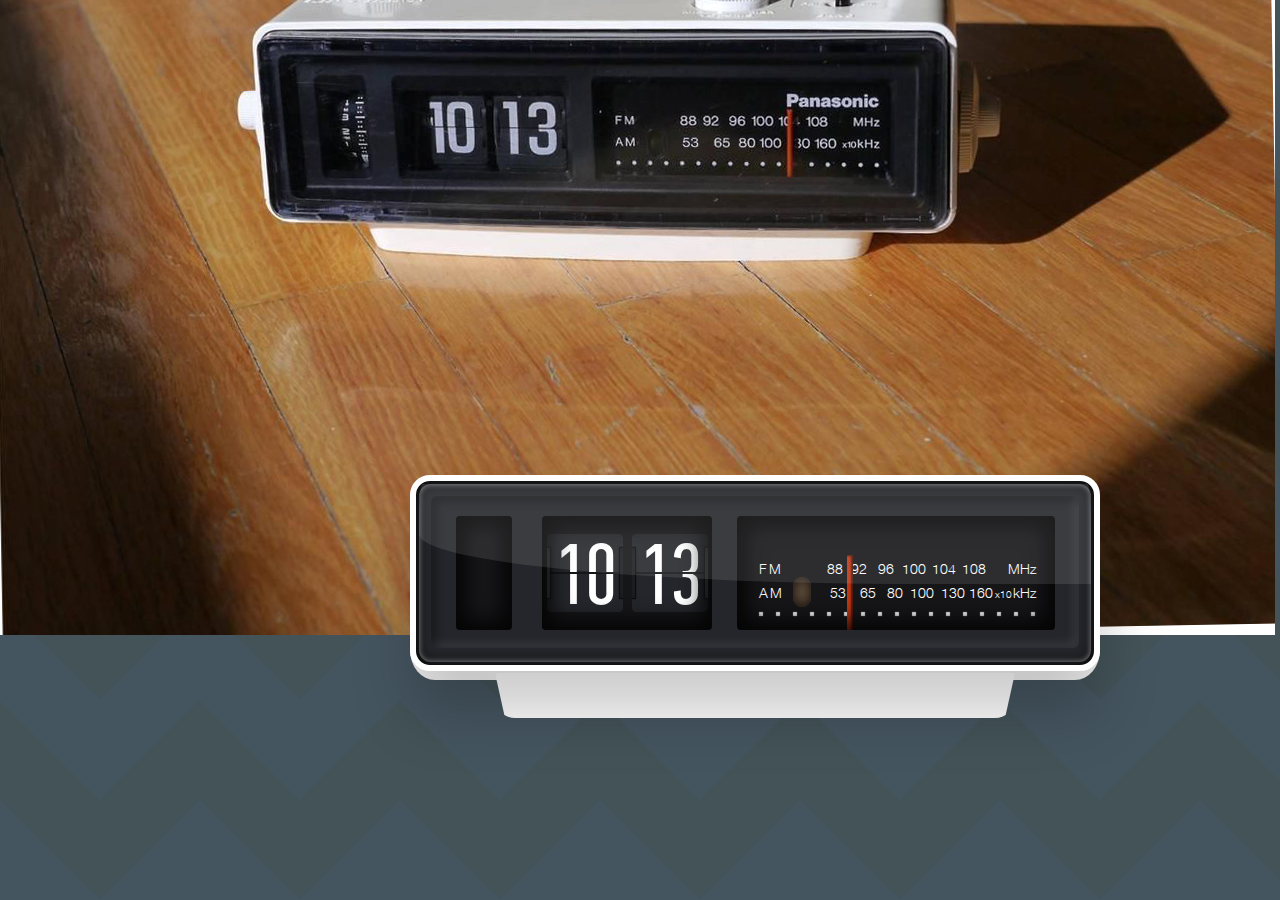
<file: clock.html>
<!DOCTYPE html> 
<html>
  <head>
    <title>Panasonic Flip Clock</title>

    <link rel="stylesheet" type="text/css" href="clock.css">
  </head>

  <body>

    <div id="photo"></div>

    <div id="clock">
      <div id="body">
        <div id="displays">
          <div id="displays_alarm" class="display"></div>

          <div id="displays_time" class="display">
            <div id="hours" class="time digit flip">
              <div class="part lower"><div class="flipper"><div class="container">10</div></div></div>
              <div class="part upper"><div class="flipper"><div class="container">10</div></div></div>
            </div>
            <div id="minutes" class="time digit flip">
              <div class="part lower"><div class="flipper"><div class="container">13</div></div></div>
              <div class="part upper"><div class="flipper"><div class="container">13</div></div></div>
            </div>
          </div>

          <div id="displays_radio" class="display">

            <div id="hole"></div>

            <div id="indicator"></div>

            <div class="bands fm">
              <span class="band_name">FM</span>

              <span class="bandwidth bw1">88</span>
              <span class="bandwidth bw2">92</span>
              <span class="bandwidth bw3">96</span>
              <span class="bandwidth bw4">100</span>
              <span class="bandwidth bw5">104</span>
              <span class="bandwidth bw6">108</span>

              <span class="bandwidth value">MHz</span>
            </div>
            <div class="bands am">
              <span class="band_name">AM</span>

              <span class="bandwidth bw1">53</span>
              <span class="bandwidth bw2">65</span>
              <span class="bandwidth bw3">80</span>
              <span class="bandwidth bw4">100</span>
              <span class="bandwidth bw5">130</span>
              <span class="bandwidth bw6">160</span>

              <span class="bandwidth value"><span class="small">x10</span>kHz</span>
            </div>
          </div>
        </div>
      </div>
      <div id="post"></div>
    </div>

    <script type="text/javascript" src="http://ajax.googleapis.com/ajax/libs/jquery/1.10.2/jquery.min.js"></script>
    <script type="text/javascript" src="clock.js"></script>
  </body>
</html>
</file>
<file: clock.css>
@font-face {
    font-family: 'HelveticaLight';
    src: url('fonts/helveticaneuecyr-light-webfont.eot');
    src: url('fonts/helveticaneuecyr-light-webfont.eot?#iefix') format('embedded-opentype'),
         url('fonts/helveticaneuecyr-light-webfont.svg#helveticaneuecyrlight') format('svg'),
         url('fonts/helveticaneuecyr-light-webfont.woff') format('woff'),
         url('fonts/helveticaneuecyr-light-webfont.ttf') format('truetype');
    font-weight: normal;
    font-style: normal;

}

@font-face {
    font-family: 'HeliosBlack';
    src: url('fonts/HeliosBlack.eot');
    src: url('fonts/HeliosBlack.eot?#iefix') format('embedded-opentype'),
         url('fonts/HeliosBlack.svg#HeliosBlack') format('svg'),
         url('fonts/HeliosBlack.woff') format('woff'),
         url('fonts/HeliosBlack.ttf') format('truetype');
    font-weight: normal;
    font-style: normal;

}

@font-face {
    font-family: 'pf_din';
    src: url('fonts/pfdintextcomppro-regular-webfont.eot');
    src: url('fonts/pfdintextcomppro-regular-webfont.eot?#iefix') format('embedded-opentype'),
         url('fonts/pfdintextcomppro-regular-webfont.svg#pf_din_text_comp_proregular') format('svg'),
         url('fonts/pfdintextcomppro-regular-webfont.woff') format('woff'),
         url('fonts/pfdintextcomppro-regular-webfont.ttf') format('truetype');
    font-weight: normal;
    font-style: normal;

}

@font-face {
  font-family: 'Briller';
  src: url('fonts/Briller.eot');
  src: url('fonts/Briller.eot?#iefix') format('embedded-opentype'),
       url('fonts/Briller.svg#Briller') format('svg'),
       url('fonts/Briller.woff2') format('woff2'),
       url('fonts/Briller.woff') format('woff');
  font-weight: normal;
  font-style: normal;
}



body,
html {
	padding: 0;
	margin: 0;
	width: 100%;
	height: 100%;
}

body {
	/*background: #455560;*/
	font-family: Helvetica, Calibri, Tahoma;
	font-size: 16px;
	color: #000;
	background: 
	linear-gradient(135deg, #435358 25%, transparent 25%) -100px 0,
	linear-gradient(225deg, #435358 25%, transparent 25%) -100px 0,
	linear-gradient(315deg, #435358 25%, transparent 25%),
	linear-gradient(45deg, #435358 25%, transparent 25%);	
	background-size: 200px 200px;
	background-color: #455560;
	/*perspective: 500px;	*/
}

#scene {
	position: relative;
	width: 100%;
	height: 100%;
	min-width: 1000px;
	min-height: 450px;
	overflow: hidden;		
}

#photo {
	position: absolute;
	top: 0px;
	width: 100%;
	height: 100%;
	background: url('clock.jpg') -5px -220px no-repeat;
	/*opacity: 0.4;*/
}


/* Container */
#clock {
	position: absolute;
	bottom: 220px;
	right: 180px;
	z-index: 200;
}

/* Main body of clock */
#body {
	position: relative;
	z-index: 10;
	/*margin: 0 auto;*/
	/*margin-top: 300px;*/
	width: 678px;
	height: 184px;
	background: #25262b;
	/*background: #ddd;*/
	border: 6px solid #fff;
	border-radius: 20px;
	box-shadow: 0px 44px 60px 1px rgba(0, 0, 0, 0.2), inset 0px 0px 15px 1px rgba(0, 0, 0, 1);
}

/* Glass frame */
#body:after {
	content: " ";
	position: absolute;
	width: 672px;
	height: 178px;
	top: 3px;
	left: 3px;
	border-radius: 12px;
	box-shadow: inset 0px 0px 5px 1px rgba(255, 255, 255, 0.4);
}

/* Glass reflection */
#body:before {
	display: block;
	content: " ";
	position: absolute;
	z-index: 100;
	width: 672px;
	height: 100px;
	top: 3px;
	left: 3px;
	background: rgba(255, 255, 255, 0.1);
	border-radius: 6px 6px 0px 900px/90px;
}

#displays {
	margin: 15px auto;
	width: 648px;
	height: 152px;
	border-radius: 6px;
	box-shadow: inset 5px 5px 8px 1px rgba(0, 0, 0, 0.3), inset -5px -5px 8px 1px rgba(200, 200, 200, 0.1);
}

#displays_alarm {
	margin-left: 25px;
	width: 56px;
}

#displays_alarm #alarm_indicator {
	position: absolute;
	z-index: 10;
	top: 50%;
	right: 0px;
	width: 13px;
	height: 4px;
	margin-top: -2px;
	background: #bf3715;
	border-radius: 2px 0px 0px 2px;
	box-shadow: inset 1px -2px 2px 0px rgba(0, 0, 0, 0.2);
}

#displays_time {
	margin-left: 30px;
	width: 170px;
}

#displays_time .digit {
	position: relative;
	display: inline-block;
    font-family: 'pf_din';
	font-size: 85px;
	color: #fff;
	margin: 18px 0px 0px 5px;
	width: 76px;
	height: 78px;
	overflow: hidden;
	border-radius: 4px;
}

#displays_time .digit:before,
#displays_time .digit:after {
	position: absolute;
	top: 13px;
	z-index: 13;
	content: " ";
	width: 3px;
	height: 50px;
	background: #25262b;
	border: 1px solid rgba(0, 0, 0, 0.7);
	box-shadow: inset 0px 5px 5px 0px rgba(0, 0, 0, 0.2), inset 0px -5px 5px 0px rgba(0, 0, 0, 0.2), 0px 0px 2px 0px rgba(0, 0, 0, 0.5);
}

#displays_time .digit:before {
	left: 0px;
	border-left: none;
}

#displays_time .digit:after {
	right: 0px;
	border-right: none;
}

#displays_time .digit .part {
	/*display: inline-block;*/
	position: absolute;
	width: 100%;
	height: 78px;
	/*background: #25262b;*/
	overflow: hidden;
	margin: 0;
	margin-bottom: 2px;
	text-align: center;
	line-height: 83px;	
}

#displays_time .digit .part.upper {
	border-radius: 4px;
	/*vertical-align: top;*/
	top: 0px;
	left: 0px;
	-webkit-transform-style: preserve-3d;
}


#displays_time .digit .part.lower {
	border-radius: 4px;
	/*vertical-align: bottom;*/
	padding-top: 0px;
	top: 0px;
	bottom: 0px;
	-webkit-transform-style: preserve-3d;
}

#displays_time .digit .part.lower.next {
	z-index: 10;
	transform: rotateX(-90deg);
}

#displays_time .digit .part.lower .container {
	position: absolute;
	bottom: -6px;
	left: 0px;
	width: 100%;
}

#displays_time .digit .part .flipper {
	/*display: inline-block;*/
	position: absolute;
	width: 100%;
	height: 38px;
	background: #25262b;
	overflow: hidden;
	margin: 0;
	margin-bottom: 2px;
	text-align: center;
	line-height: 83px;	
}

#displays_time .digit .part.upper .flipper {
	top: 0px;
	left: 0px;
}

#displays_time .digit .part.lower .flipper {
	bottom: 0px;
	left: 0px;
	margin-bottom: 0px;
}

#displays_radio {
	position: relative;
	margin-left: 25px;
	width: 318px;
	color: #fff;
}

#displays_radio:after {
	content: " ";
	position: absolute;
	bottom: 16px;
	left: 24px;
	width: 0px;
	height: 0px;
	box-shadow: 0px 0px 1px 2px #fff,
				17px 0px 1px 2px #fff,
				34px 0px 1px 2px #fff,
				51px 0px 1px 2px #fff,
				68px 0px 1px 2px #fff,

				85px 0px 1px 2px #fff,
				102px 0px 1px 2px #fff,
				119px 0px 1px 2px #fff,
				136px 0px 1px 2px #fff,
				153px 0px 1px 2px #fff,

				170px 0px 1px 2px #fff,
				187px 0px 1px 2px #fff,
				204px 0px 1px 2px #fff,
				221px 0px 1px 2px #fff,
				238px 0px 1px 2px #fff,

				255px 0px 1px 2px #fff,
				272px 0px 1px 2px #fff;
}

#displays_radio .brand {
	/*content: "Panasonic";*/
	font-family: 'HeliosBlack';
	/*font-weight: bold;*/
	font-size: 18px;
	position: absolute;
	top: 15px;
	right: 18px;
}

#displays_radio #hole {
	position: absolute;
	bottom: 23px;
	left: 56px;
	z-index: 2;
	width: 18px;
	height: 30px;
	background: #d6ac75;
	border-radius: 10px;
	box-shadow: inset 0px 0px 12px 2px rgba(36, 14, 3, 1);
	opacity: 0.4;
}

#displays_radio #indicator {
	position: absolute;
	z-index: 10;
	bottom: 0px;
	left: 110px;
	width: 6px;
	height: 75px;
	background: #bf3715;
	border-radius: 2px 2px 0px 0px;
	box-shadow: inset -2px 1px 2px 0px rgba(0, 0, 0, 0.6);
}

.bands {
	position: absolute;
	top: 45px;
	left: 22px;
	font-family: 'HelveticaLight';
	font-size: 14px;
	width: 277px;
}

.bands.am {
	margin-top: 24px;
}

.band_name {
	display: inline-block;
	letter-spacing: 2px;
	width: 20px;
	margin-right: 44px;
}

.bands.am .band_name {
	margin-right: 47px;
}

.bands.fm .bw1 { padding-right: 4px; }
.bands.fm .bw2 { padding-right: 7px; }
.bands.fm .bw3 { padding-right: 4px; }
.bands.fm .bw4 { padding-right: 2px; }
.bands.fm .bw5 { padding-right: 2px; }
.bands.fm .bw6 { padding-right: 0px; }


.bands.am .bw1 { padding-right: 10px; }
.bands.am .bw2 { padding-right: 7px; }
.bands.am .bw3 { padding-right: 3px; }
.bands.am .bw4 { padding-right: 3px; }
.bands.am .bw5 { padding-right: 0px; }
.bands.am .bw6 { padding-right: 0px; }

.bands .value {
	float: right;
}

.bands .value .small {
	font-size: 10px;
	padding-right: 1px;
}

.display {
	position: relative;
	height: 114px;
	background: rgba(0, 0, 0, 0.4);
	float: left;
	margin-top: 20px;
	border-radius: 4px;	
	/*box-shadow: inset 10px 10px 8px 1px rgba(0, 0, 0, 0.5), inset -5px -10px 8px 1px rgba(200, 200, 200, 0.1);*/
	/*box-shadow: inset 0px 0px 20px 10px rgba(0, 0, 0, 0.8);*/
	/*overflow: hidden;*/
}

#displays_alarm:before,
#displays_time:before,
#displays_radio:before {
	position: absolute;
	z-index: 11;
	content: " ";
	width: 100%;
	height: 100%;
	top: 0px;
	left: 0px;
	box-shadow: inset 0px 0px 20px 10px rgba(0, 0, 0, 0.8);
	border-radius: 4px;
}

/* Bottom of the body */
#post {
	position: relative;
	margin: 0 auto;
	margin-top: -196px;
	display: block;
	width: 690px;
	height: 205px;
	border-radius: 25px/30px;	
	background: #f5f5f5;
	
}

/* Post stand */
#post:before {
	content: " ";
	position: absolute;
	bottom: -38px;
	left: 85px;
	z-index: 2;
	margin: 0 auto;
	width: 500px;
	height: 0px;
	border-top: 45px solid #fff;
	border-left: 10px solid transparent;
	border-right: 10px solid transparent;
	border-radius: 3px 3px 20px 20px;
	/*background: #fff;*/
	/*box-shadow: 0px -2px 20px 0px rgba(0, 0, 0, 0.2);	*/
}

#table:before {
/*	position: absolute;
	bottom: 150px;
	right: -5950px;*/
	height: 80px;
	width: 7000px;
	margin-top: -1px;
	background: linear-gradient(0deg, #ebe49b, #ada76a);
	transform: matrix(1, 0, -4, 1, 1, 1);
	position: absolute;
	top: -80px;
	right: -157px;
	display: block;
	content: " ";
}

#table {
	margin-top: 80px;
	width: 7000px;
	z-index: 10;
	height: 60px;
/*	position: absolute;
	bottom: -59px;
	right: -121px;*/
	background: #bdb673;
	/*transform: matrix(1,0,4,1,1,1);*/
	position: absolute;
	bottom: 95px;
	right: -5790px;	
	box-shadow: 220px 50px 120px 50px rgba(0, 0, 0, 0.5);
}

#table .legs {
	position: relative;
}

#table .legs:before,
#table .legs:after {
	position: absolute;
	display: block;
	content: " ";
	bottom: -155px;
	left: 200px;
	width: 80px;
	height: 95px;
	background: linear-gradient(to right, #333, #888, #333 90%);
}

#table .legs:after {
	left: 330px;	
	width: 65px;
	background: linear-gradient(to right, #292929, #555, #292929 90%);	
}




.cylinder {
  transform-style: preserve-3d;
  transform: rotateX(-91deg);
}	

.alarm.display.cylinder {
  margin: 0px 4px 0px;
  width: 48px;
  height: 114px;
}

.edge {
  position: absolute;
}

.alarm.display.cylinder .edge {
  top: 50px;
  width: 32px;
  padding-right: 16px;
  height: 15px;
  background-color: #25262b;
  border-bottom: none;
  color: #ccc;
  font-size: 10px;
  font-family: 'Briller';
  line-height: 14px;
  vertical-align: center;
  text-align: center;
}

.alarm.display.cylinder .edge:after {
	position: absolute;
	right: 0px;
	top: 6px;
	display: block;
	width: 16px;
	height: 13px;
	line-height: 13px;
	content: "::";
	font-family: Helvetica, Arial;
	font-size: 10px;
	color: #fff;
	border-top: 2px solid #fff;
	letter-spacing: 1px;
	font-weight: bold;
}

.alarm.display.cylinder .edge.am:after {
	background: #fff;
	color: #25262b;
	border-top: none;
}

.cylinder-24-edges .edge-1  { transform: rotateX(-1deg) translateZ(53px); }
.cylinder-24-edges .edge-2  { transform: rotateX(14deg) translateZ(53px); }
.cylinder-24-edges .edge-3  { transform: rotateX(29deg) translateZ(53px); }
.cylinder-24-edges .edge-4  { transform: rotateX(44deg) translateZ(53px); }
.cylinder-24-edges .edge-5  { transform: rotateX(59deg) translateZ(53px); }
.cylinder-24-edges .edge-6  { transform: rotateX(74deg) translateZ(53px); }
.cylinder-24-edges .edge-7  { transform: rotateX(89deg) translateZ(53px); }
.cylinder-24-edges .edge-8  { transform: rotateX(104deg) translateZ(53px); }
.cylinder-24-edges .edge-9  { transform: rotateX(119deg) translateZ(53px); }
.cylinder-24-edges .edge-10 { transform: rotateX(134deg) translateZ(53px); }
.cylinder-24-edges .edge-11 { transform: rotateX(149deg) translateZ(53px); }
.cylinder-24-edges .edge-12 { transform: rotateX(164deg) translateZ(53px); }
.cylinder-24-edges .edge-13 { transform: rotateX(179deg) translateZ(53px); }
.cylinder-24-edges .edge-14 { transform: rotateX(194deg) translateZ(53px); }
.cylinder-24-edges .edge-15 { transform: rotateX(209deg) translateZ(53px); }
.cylinder-24-edges .edge-16 { transform: rotateX(224deg) translateZ(53px); }
.cylinder-24-edges .edge-17 { transform: rotateX(239deg) translateZ(53px); }
.cylinder-24-edges .edge-18 { transform: rotateX(254deg) translateZ(53px); }
.cylinder-24-edges .edge-19 { transform: rotateX(269deg) translateZ(53px); }
.cylinder-24-edges .edge-20 { transform: rotateX(284deg) translateZ(53px); }
.cylinder-24-edges .edge-21 { transform: rotateX(299deg) translateZ(53px); }
.cylinder-24-edges .edge-22 { transform: rotateX(314deg) translateZ(53px); }
.cylinder-24-edges .edge-23 { transform: rotateX(329deg) translateZ(53px); }
.cylinder-24-edges .edge-24 { transform: rotateX(344deg) translateZ(53px); }

#clock .wave.set.cylinder,
#clock .alarm.set.cylinder {
	width: 9px;
	height: 114px;
}

#clock .knob.alarm,
#clock .knob.radio {
	top: 50%;
	margin-top: -57px;	
}

#clock .knob.alarm:before,
#clock .knob.radio:before {
	position: absolute;
	top: 50%;
	margin-top: -20px;
	display: block;
	content: " ";
	width: 20px;
	height: 40px;
}

#clock .knob.alarm:after,
#clock .knob.radio:after {
	position: absolute;
	top: 50%;
	margin-top: -53px;
	display: block;
	content: " ";
	width: 8px;
	height: 106px;
	background-color: #eee;
}

#clock .knob.alarm:before {
	left: -27px;
	border-top-left-radius: 50px 12px;
	border-bottom-left-radius: 50px 12px;
	background: linear-gradient(to left, #ddd, #fff);	
}

#clock .knob.radio:before {
	right: -27px;
	border-top-right-radius: 50px 12px;
	border-bottom-right-radius: 50px 12px;
	background: linear-gradient(to right, #ddd, #fff);	
}

#clock .knob.alarm:after {
	left: -8px;
	border-top-left-radius: 90px 1150px;
	border-bottom-left-radius: 90px 1150px;
}

#clock .knob.radio:after {
	right: -8px;
	border-top-right-radius: 90px 1150px;
	border-bottom-right-radius: 90px 1150px;
}


#clock .knob.alarm {
	position: absolute;
	left: -15px;
}

#clock .knob.radio {
	position: absolute;
	right: -15px;	
}

#clock .wave.set.cylinder .edge,
#clock .alarm.set.cylinder .edge {
	top: 50px;
	width: 9px;
	height: 15px;
	background-color: #f0f0f0;
	color: #ccc;
	font-size: 14px;
	line-height: 7px;
	vertical-align: center;
	text-align: center;
}

#clock .wave.set.cylinder .edge:before,
#clock .wave.set.cylinder .edge:after,
#clock .alarm.set.cylinder .edge:before,
#clock .alarm.set.cylinder .edge:after {
	display: block;
	width: 10px;
	content: "=";
}
</file>
